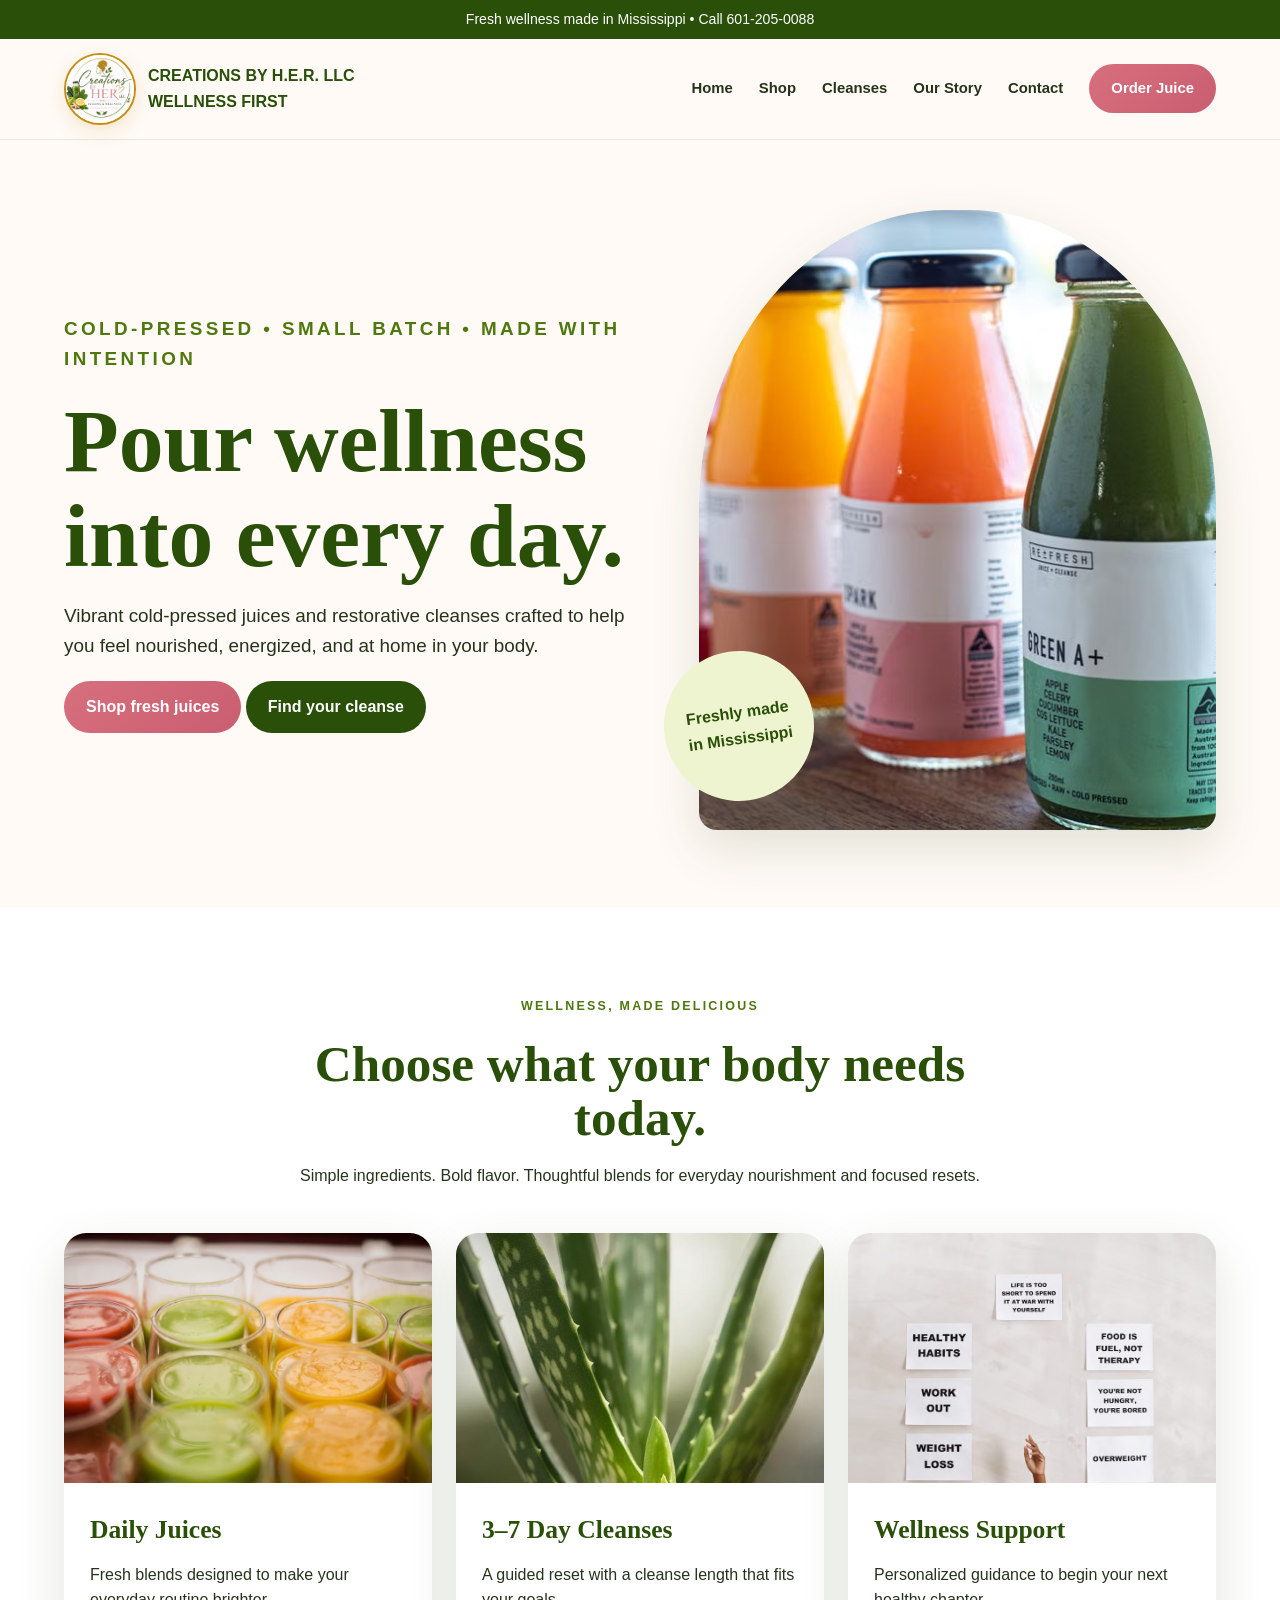
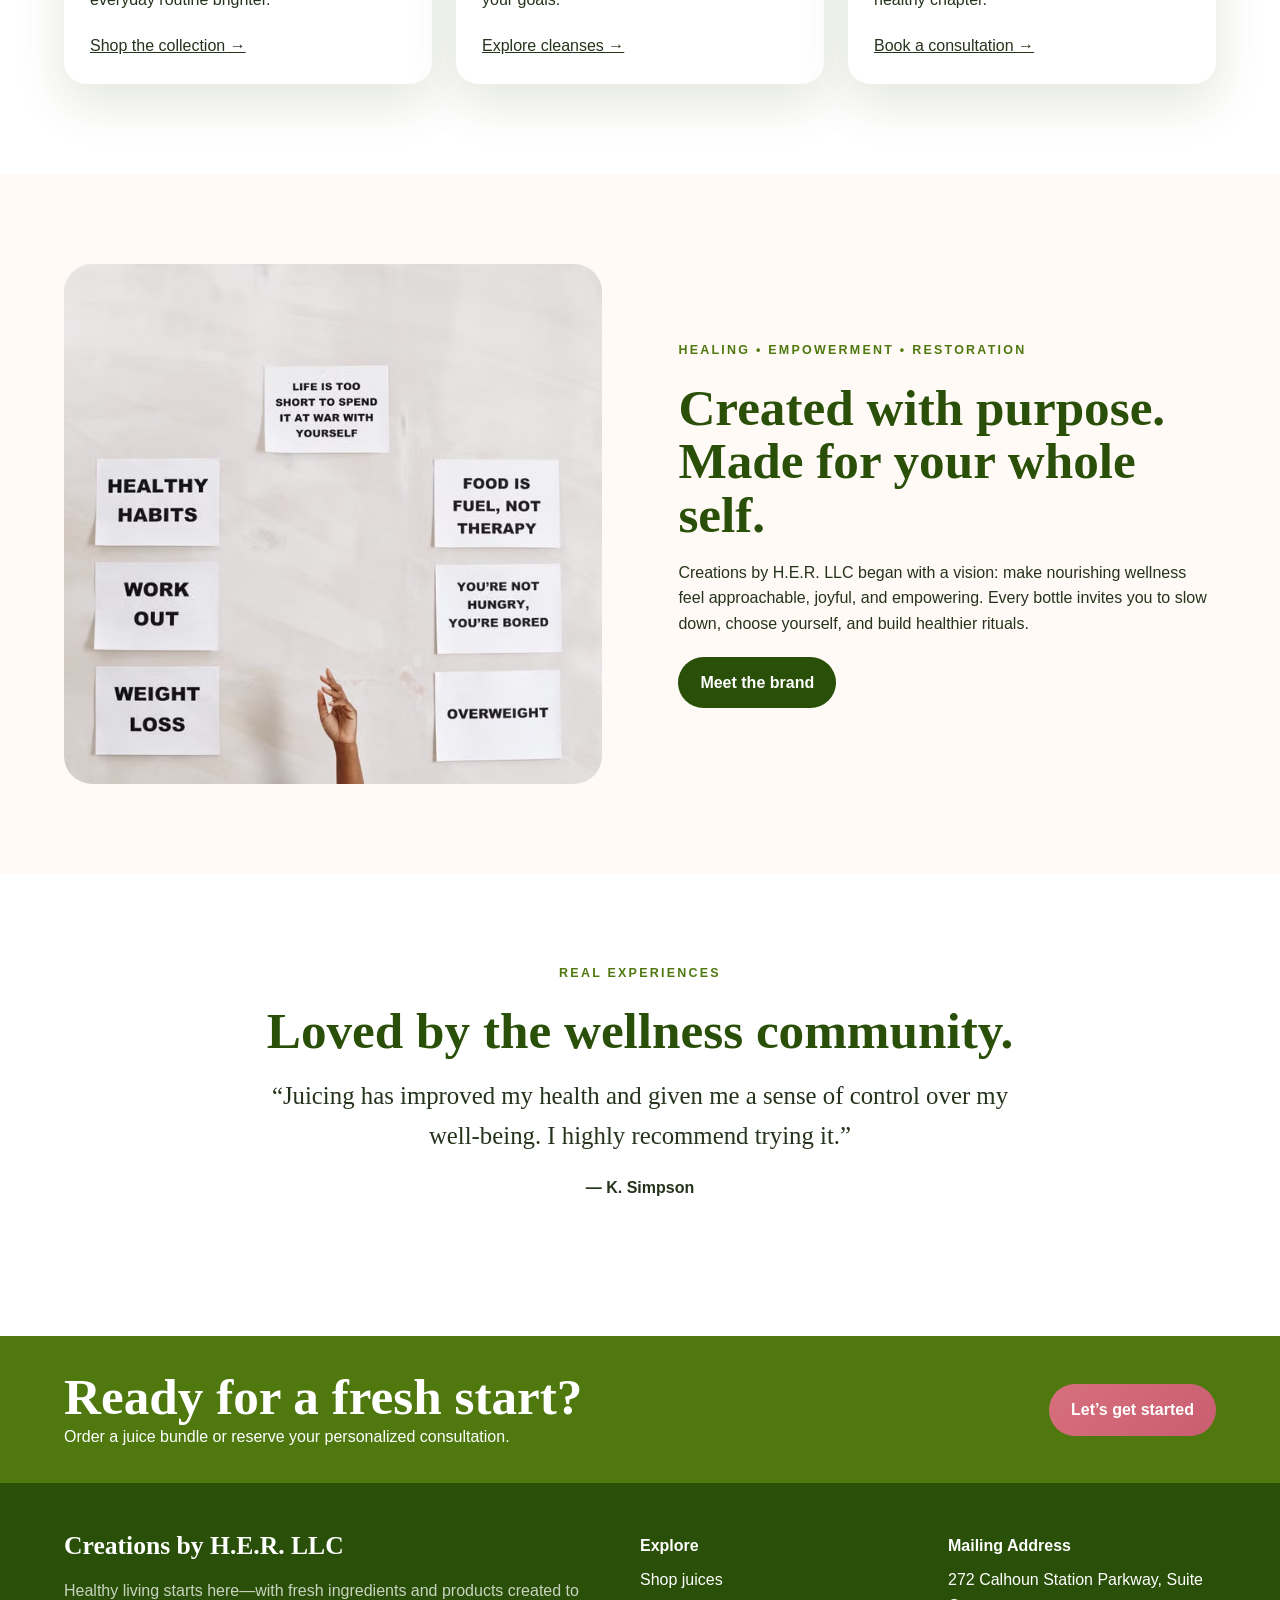
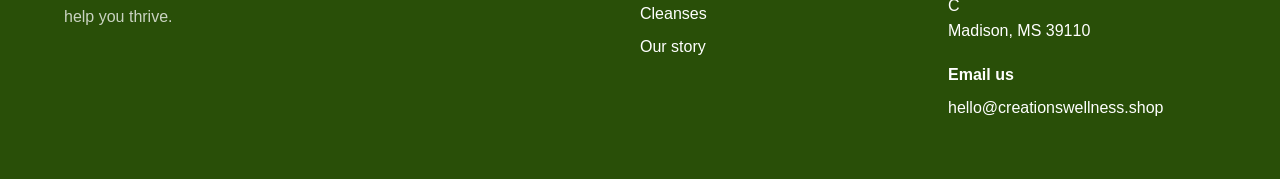
<file: index.html>
<!doctype html><html lang="en"><head><meta charset="utf-8"><meta name="viewport" content="width=device-width,initial-scale=1"><title>Creations by H.E.R. LLC | Wellness First</title><link rel="stylesheet" href="styles.css?v=mobile1"></head><body><div class="top">Fresh wellness made in Mississippi • Call 601-205-0088</div><header class="nav"><a class="brand" href="index.html"><img src="assets/new-logo.svg?v=brand2" alt="Creations by H.E.R. LLC logo"><span>CREATIONS BY H.E.R. LLC<br>WELLNESS FIRST</span></a><nav class="links"><a href="index.html">Home</a><a href="shop.html">Shop</a><a href="cleanses.html">Cleanses</a><a href="about.html">Our Story</a><a href="contact.html">Contact</a><a class="button" href="shop.html">Order Juice</a></nav><button class="mobile-menu-toggle" type="button" aria-expanded="false">Menu</button></header><main><section class="hero"><div><p class="eyebrow">Cold-pressed • Small batch • Made with intention</p><h1>Pour wellness into every day.</h1><p>Vibrant cold-pressed juices and restorative cleanses crafted to help you feel nourished, energized, and at home in your body.</p><a class="button" href="shop.html">Shop fresh juices</a> <a class="button alt" href="cleanses.html">Find your cleanse</a></div><div class="hero-art"><img src="assets/bottles.svg?v=images1" alt="Fresh cold-pressed juices"><div class="badge">Freshly made in Mississippi</div></div></section><section class="section white"><div class="center"><p class="eyebrow">Wellness, made delicious</p><h2>Choose what your body needs today.</h2><p>Simple ingredients. Bold flavor. Thoughtful blends for everyday nourishment and focused resets.</p></div><div class="grid"><article class="card"><img src="assets/juice.svg?v=images1" alt="Colorful juices"><div class="card-body"><h3>Daily Juices</h3><p>Fresh blends designed to make your everyday routine brighter.</p><a href="shop.html">Shop the collection →</a></div></article><article class="card"><img src="assets/product.svg?v=images1" alt="Juice bottles"><div class="card-body"><h3>3–7 Day Cleanses</h3><p>A guided reset with a cleanse length that fits your goals.</p><a href="cleanses.html">Explore cleanses →</a></div></article><article class="card"><img src="assets/wellness.svg?v=images1" alt="Wellness consultation"><div class="card-body"><h3>Wellness Support</h3><p>Personalized guidance to begin your next healthy chapter.</p><a href="https://calendly.com/creations-her25">Book a consultation →</a></div></article></div></section><section class="section"><div class="split"><img src="assets/wellness.svg?v=images1" alt="Woman enjoying a wellness routine"><div><p class="eyebrow">Healing • Empowerment • Restoration</p><h2>Created with purpose. Made for your whole self.</h2><p>Creations by H.E.R. LLC began with a vision: make nourishing wellness feel approachable, joyful, and empowering. Every bottle invites you to slow down, choose yourself, and build healthier rituals.</p><a class="button alt" href="about.html">Meet the brand</a></div></div></section><section class="section white"><div class="center"><p class="eyebrow">Real experiences</p><h2>Loved by the wellness community.</h2><p class="quote">“Juicing has improved my health and given me a sense of control over my well-being. I highly recommend trying it.”</p><strong>— K. Simpson</strong></div></section><section class="strip"><div><h2>Ready for a fresh start?</h2><span>Order a juice bundle or reserve your personalized consultation.</span></div><a class="button" href="contact.html">Let’s get started</a></section></main><footer class="footer"><div class="footer-grid"><div><h3>Creations by H.E.R. LLC</h3><p class="muted">Healthy living starts here—with fresh ingredients and products created to help you thrive.</p></div><div><strong>Explore</strong><a href="shop.html">Shop juices</a><a href="cleanses.html">Cleanses</a><a href="about.html">Our story</a></div><div><strong>Mailing Address</strong><span>272 Calhoun Station Parkway, Suite C<br>Madison, MS 39110</span><a href="mailto:hello@creationswellness.shop">Email us</a></div></div></footer><script src="site.js?v=mobile1"></script></body></html>
</file>
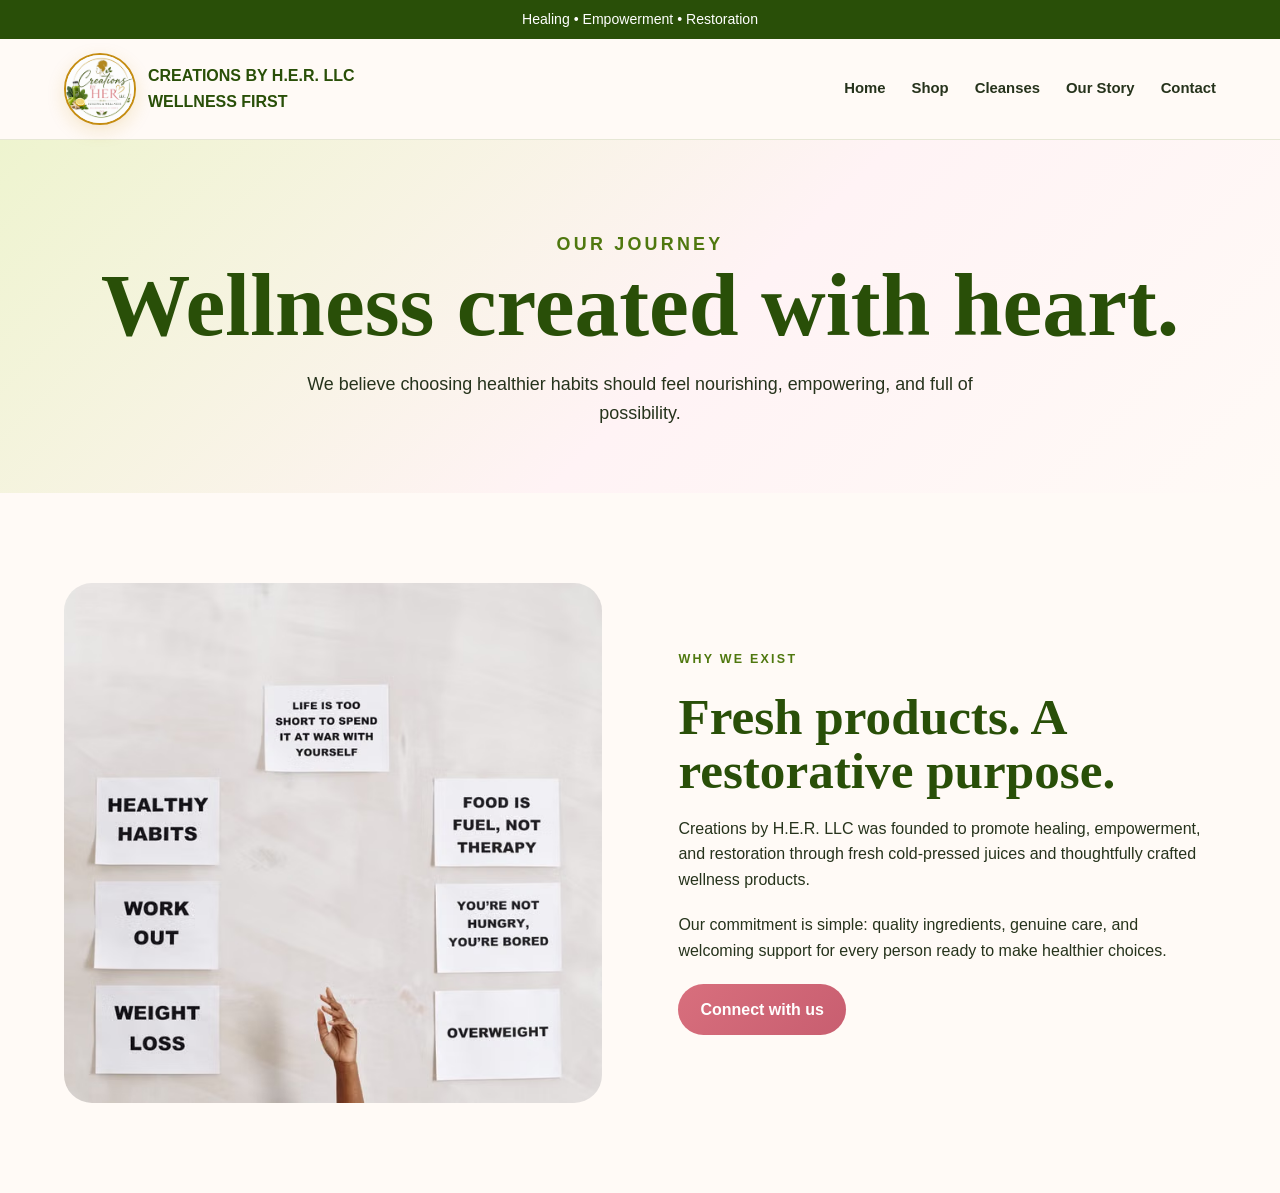
<file: about.html>
<!doctype html><html lang="en"><head><meta charset="utf-8"><meta name="viewport" content="width=device-width,initial-scale=1"><title>Our Story | Creations by H.E.R. LLC</title><link rel="stylesheet" href="styles.css?v=mobile1"></head><body><div class="top">Healing • Empowerment • Restoration</div><header class="nav"><a class="brand" href="index.html"><img src="assets/new-logo.svg?v=brand2" alt="Creations by H.E.R. LLC logo"><span>CREATIONS BY H.E.R. LLC<br>WELLNESS FIRST</span></a><nav class="links"><a href="index.html">Home</a><a href="shop.html">Shop</a><a href="cleanses.html">Cleanses</a><a href="about.html">Our Story</a><a href="contact.html">Contact</a></nav><button class="mobile-menu-toggle" type="button" aria-expanded="false">Menu</button></header><main><section class="page-hero"><p class="eyebrow">Our journey</p><h1>Wellness created with heart.</h1><p>We believe choosing healthier habits should feel nourishing, empowering, and full of possibility.</p></section><section class="section"><div class="split"><img src="assets/wellness.svg?v=images1" alt="Wellness lifestyle"><div><p class="eyebrow">Why we exist</p><h2>Fresh products. A restorative purpose.</h2><p>Creations by H.E.R. LLC was founded to promote healing, empowerment, and restoration through fresh cold-pressed juices and thoughtfully crafted wellness products.</p><p>Our commitment is simple: quality ingredients, genuine care, and welcoming support for every person ready to make healthier choices.</p><a class="button" href="contact.html">Connect with us</a></div></div></section></main><script src="site.js?v=mobile1"></script></body></html>
</file>
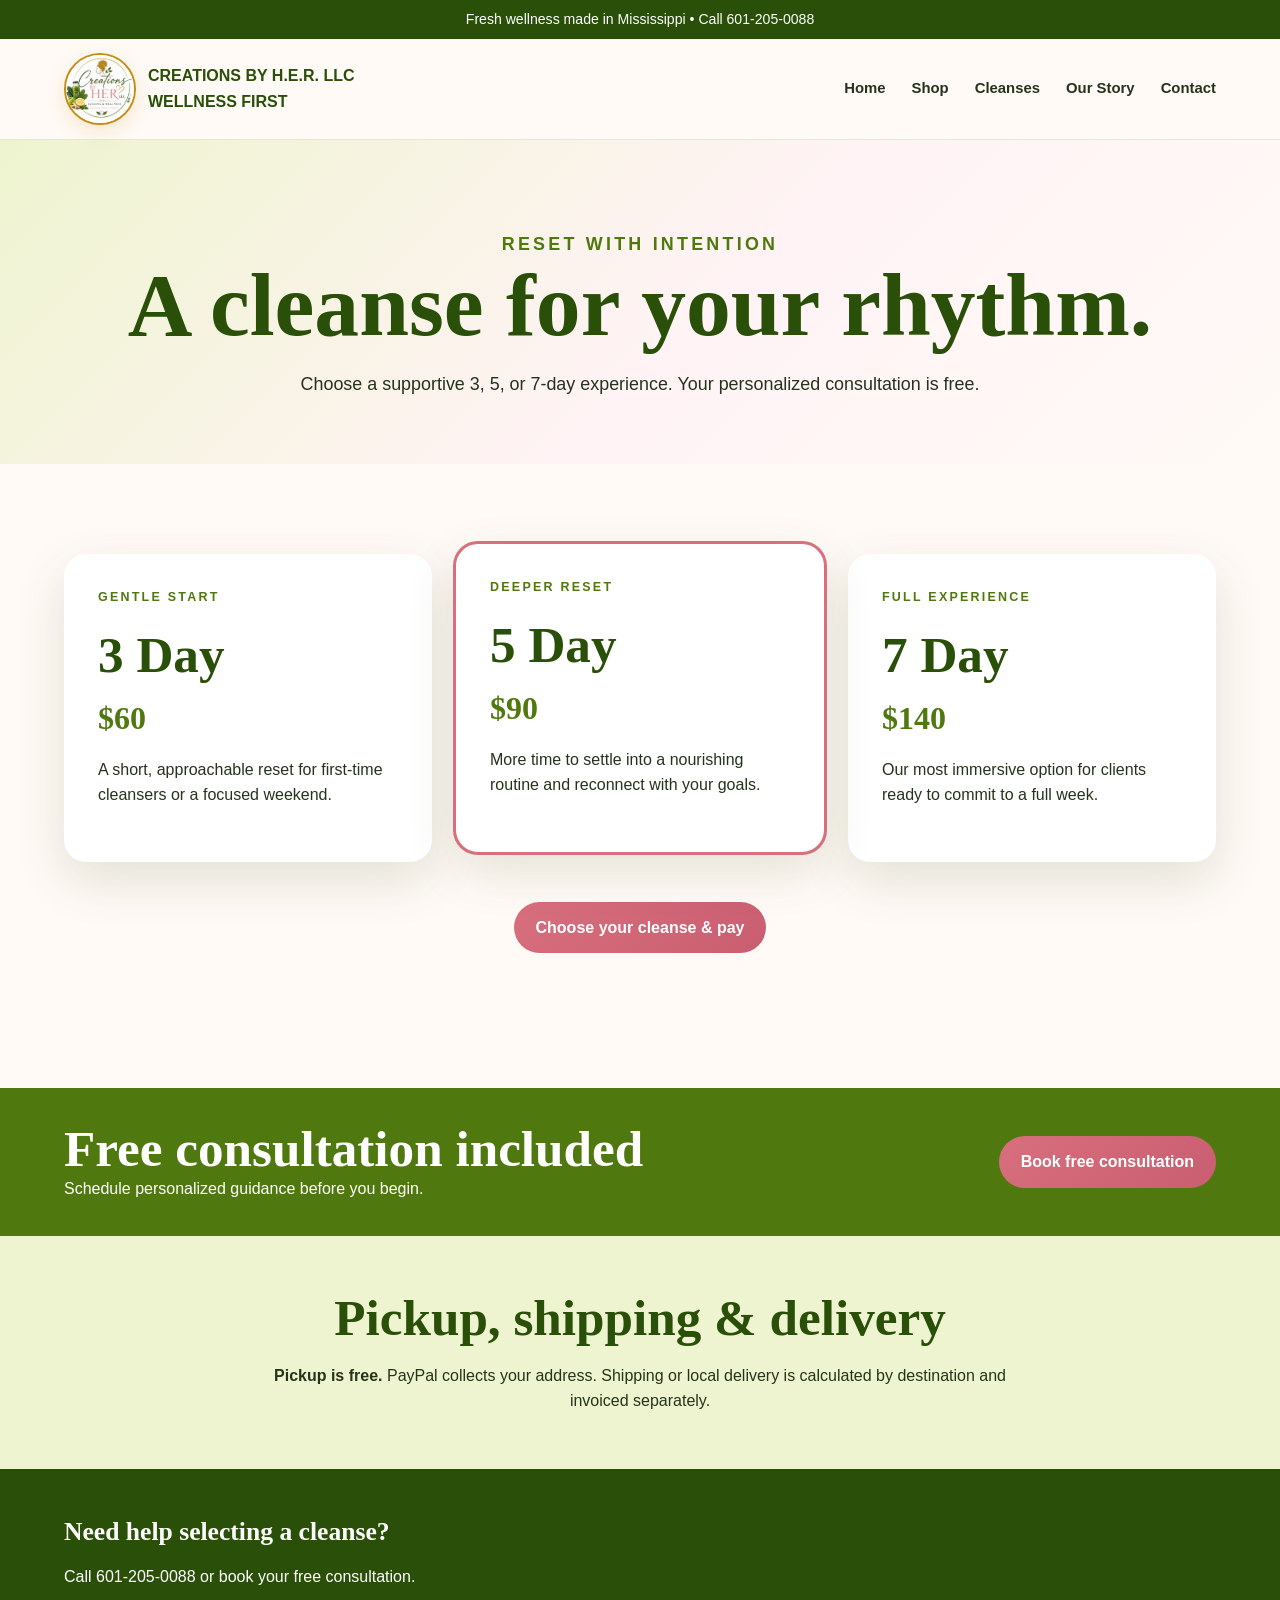
<file: cleanses.html>
<!doctype html>
<html lang="en"><head><meta charset="utf-8"><meta name="viewport" content="width=device-width,initial-scale=1"><title>Juice Cleanses | Creations by H.E.R. LLC</title><link rel="stylesheet" href="styles.css?v=mobile1"><style>.cleanse-price{font:700 2rem Georgia,serif;color:var(--green)}.panel.featured{outline:3px solid var(--orange);transform:translateY(-10px)}.fulfillment{padding:55px 5vw;background:var(--lime);text-align:center}.fulfillment p{max-width:760px;margin:0 auto}@media(max-width:800px){.panel.featured{transform:none}}</style></head><body>
<div class="top">Fresh wellness made in Mississippi • Call 601-205-0088</div><header class="nav"><a class="brand" href="index.html"><img src="assets/new-logo.svg?v=brand2" alt="Creations by H.E.R. LLC logo"><span>CREATIONS BY H.E.R. LLC<br>WELLNESS FIRST</span></a><nav class="links"><a href="index.html">Home</a><a href="shop.html">Shop</a><a href="cleanses.html">Cleanses</a><a href="about.html">Our Story</a><a href="contact.html">Contact</a></nav><button class="mobile-menu-toggle" type="button" aria-expanded="false">Menu</button></header>
<main><section class="page-hero"><p class="eyebrow">Reset with intention</p><h1>A cleanse for your rhythm.</h1><p>Choose a supportive 3, 5, or 7-day experience. Your personalized consultation is free.</p></section><section class="section"><div class="grid"><div class="panel"><p class="eyebrow">Gentle start</p><h2>3 Day</h2><p class="cleanse-price">$60</p><p>A short, approachable reset for first-time cleansers or a focused weekend.</p></div><div class="panel featured"><p class="eyebrow">Deeper reset</p><h2>5 Day</h2><p class="cleanse-price">$90</p><p>More time to settle into a nourishing routine and reconnect with your goals.</p></div><div class="panel"><p class="eyebrow">Full experience</p><h2>7 Day</h2><p class="cleanse-price">$140</p><p>Our most immersive option for clients ready to commit to a full week.</p></div></div><div class="center" style="margin-top:40px"><a class="button" href="https://www.paypal.com/ncp/payment/KUMAZK4YMUAJC">Choose your cleanse &amp; pay</a></div></section><section class="strip"><div><h2>Free consultation included</h2><span>Schedule personalized guidance before you begin.</span></div><a class="button" href="https://calendly.com/creations-her25">Book free consultation</a></section><section class="fulfillment"><h2>Pickup, shipping &amp; delivery</h2><p><strong>Pickup is free.</strong> PayPal collects your address. Shipping or local delivery is calculated by destination and invoiced separately.</p></section></main><footer class="footer"><h3>Need help selecting a cleanse?</h3><p>Call 601-205-0088 or book your free consultation.</p></footer><script src="site.js?v=mobile1"></script></body></html>
</file>
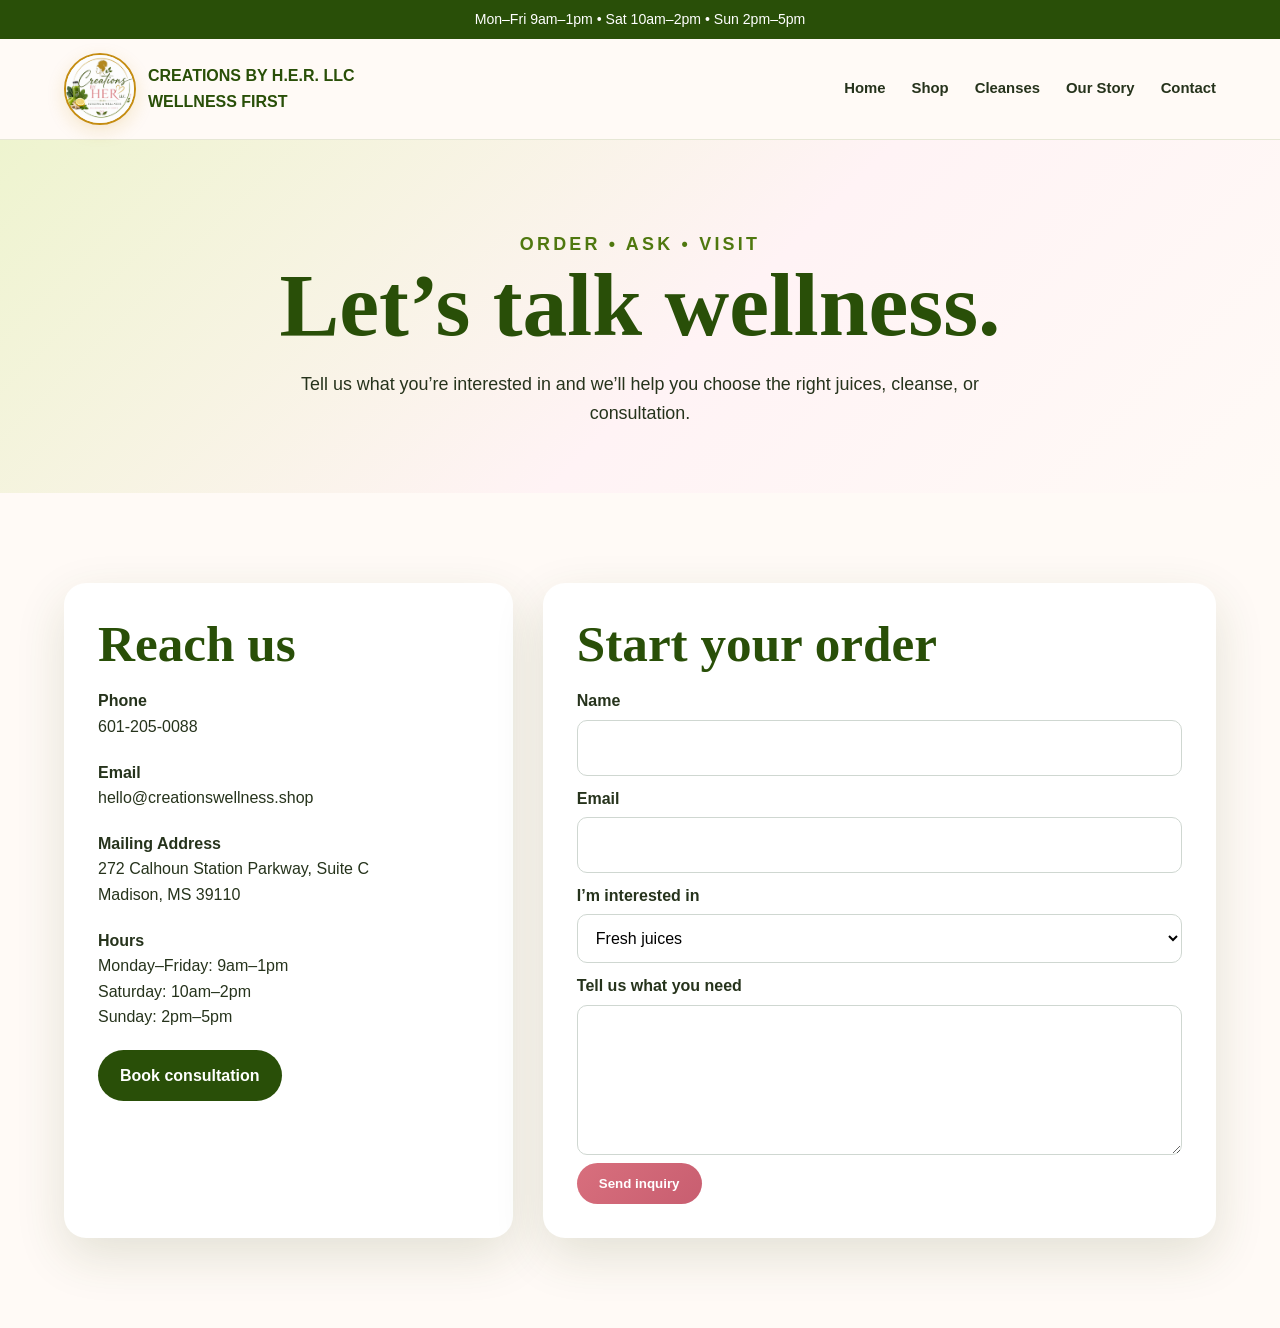
<file: contact.html>
<!doctype html><html lang="en"><head><meta charset="utf-8"><meta name="viewport" content="width=device-width,initial-scale=1"><title>Contact & Order | Creations by H.E.R. LLC</title><link rel="stylesheet" href="styles.css?v=mobile1"></head><body><div class="top">Mon–Fri 9am–1pm • Sat 10am–2pm • Sun 2pm–5pm</div><header class="nav"><a class="brand" href="index.html"><img src="assets/new-logo.svg?v=brand2" alt="Creations by H.E.R. LLC logo"><span>CREATIONS BY H.E.R. LLC<br>WELLNESS FIRST</span></a><nav class="links"><a href="index.html">Home</a><a href="shop.html">Shop</a><a href="cleanses.html">Cleanses</a><a href="about.html">Our Story</a><a href="contact.html">Contact</a></nav><button class="mobile-menu-toggle" type="button" aria-expanded="false">Menu</button></header><main><section class="page-hero"><p class="eyebrow">Order • Ask • Visit</p><h1>Let’s talk wellness.</h1><p>Tell us what you’re interested in and we’ll help you choose the right juices, cleanse, or consultation.</p></section><section class="section"><div class="contact-grid"><div class="panel"><h2>Reach us</h2><p><strong>Phone</strong><br>601-205-0088</p><p><strong>Email</strong><br>hello@creationswellness.shop</p><p><strong>Mailing Address</strong><br>272 Calhoun Station Parkway, Suite C<br>Madison, MS 39110</p><p><strong>Hours</strong><br>Monday–Friday: 9am–1pm<br>Saturday: 10am–2pm<br>Sunday: 2pm–5pm</p><a class="button alt" href="https://calendly.com/creations-her25">Book consultation</a></div><form class="panel" action="mailto:hello@creationswellness.shop" method="post" enctype="text/plain"><h2>Start your order</h2><label for="name">Name</label><input id="name" name="name" required><label for="email">Email</label><input id="email" name="email" type="email" required><label for="interest">I’m interested in</label><select id="interest" name="interest"><option>Fresh juices</option><option>3-day cleanse</option><option>5-day cleanse</option><option>7-day cleanse</option><option>Consultation</option></select><label for="message">Tell us what you need</label><textarea id="message" name="message"></textarea><button class="button" type="submit">Send inquiry</button></form></div></section></main><script src="site.js?v=mobile1"></script></body></html>
</file>
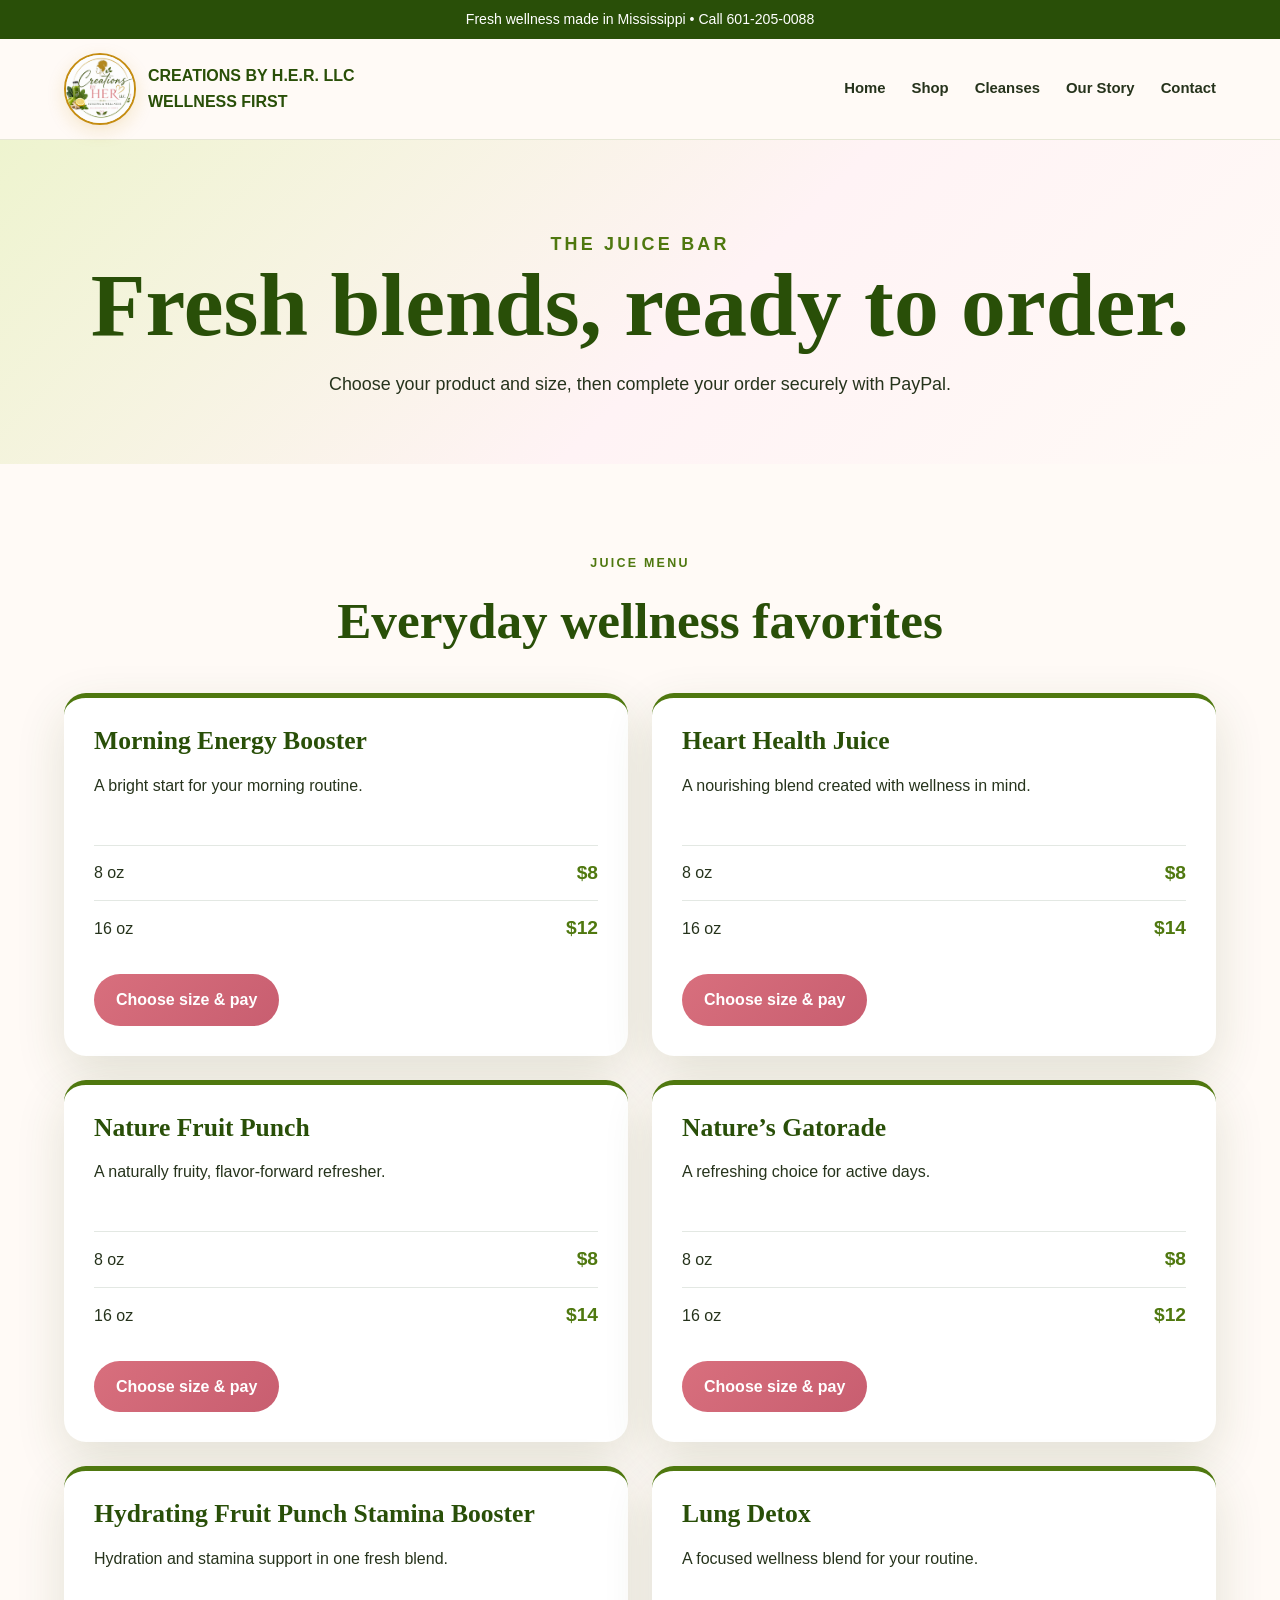
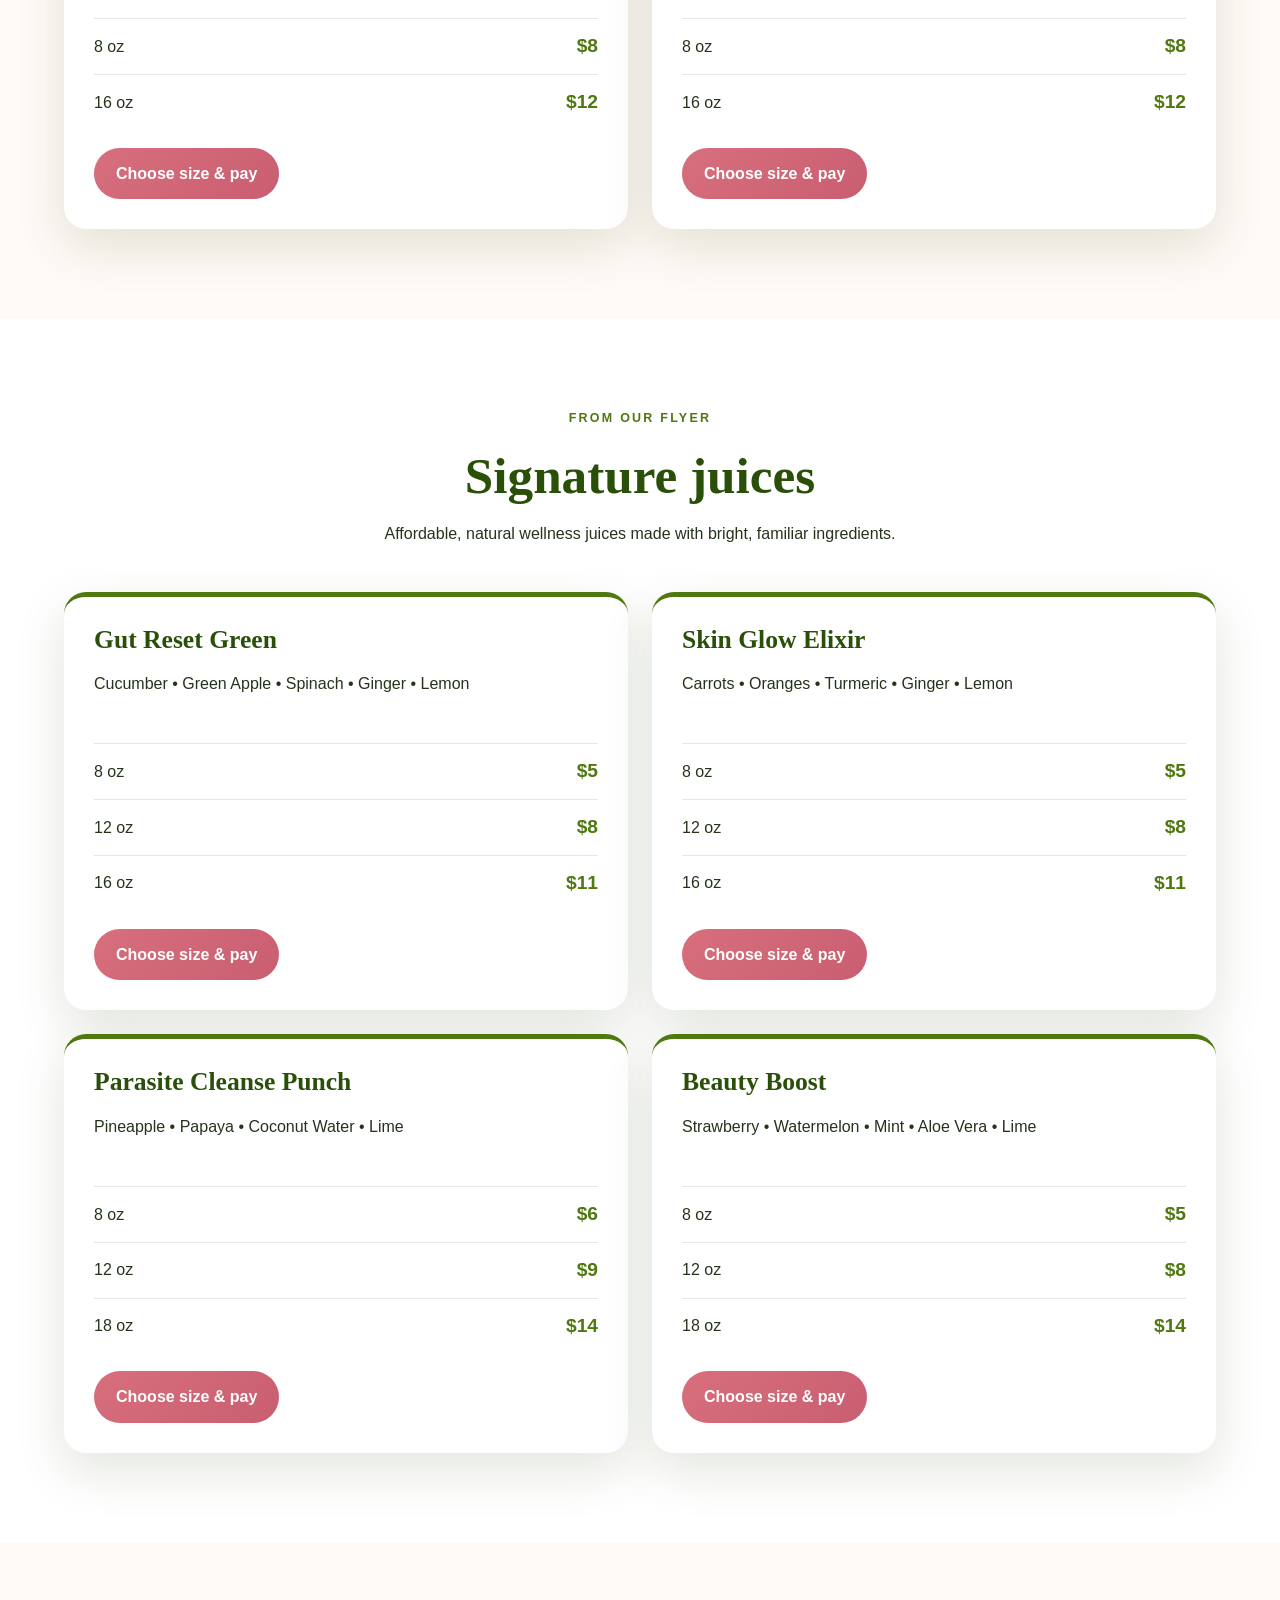
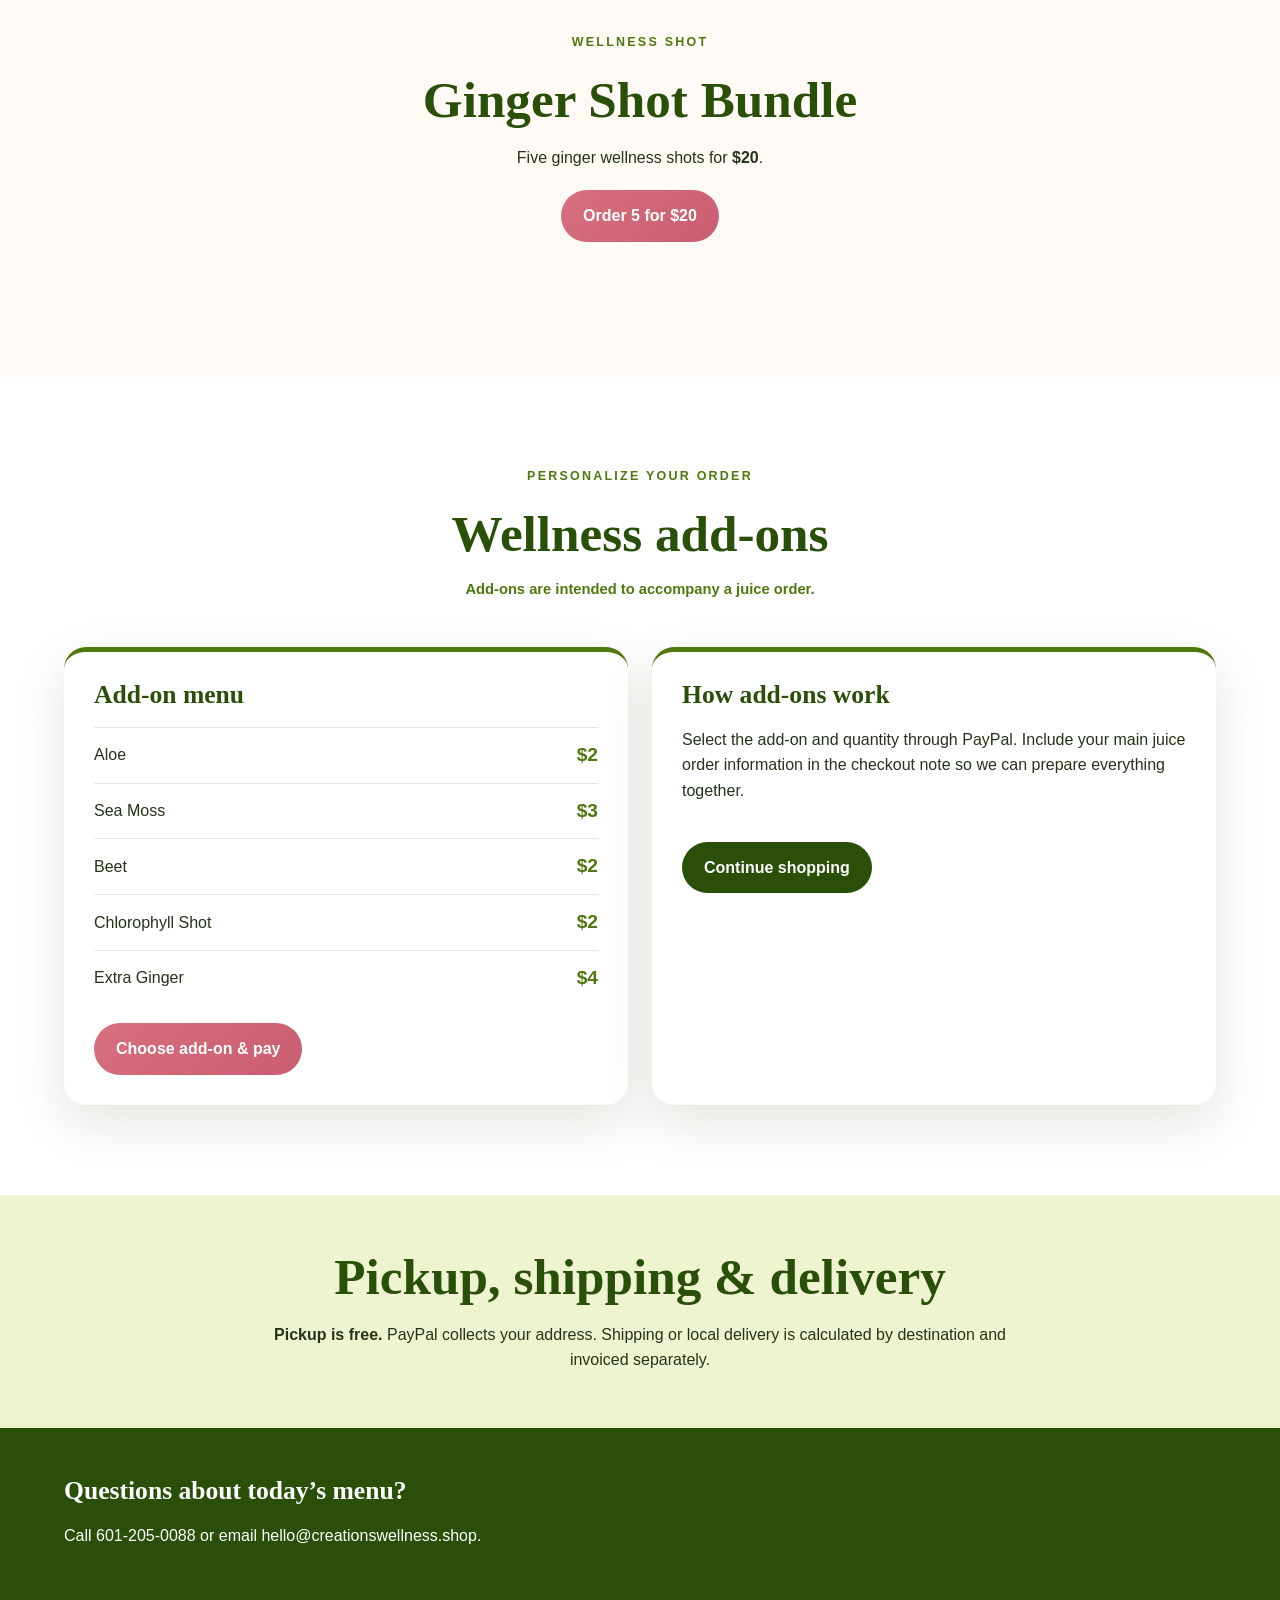
<file: shop.html>
<!doctype html>
<html lang="en"><head><meta charset="utf-8"><meta name="viewport" content="width=device-width,initial-scale=1"><title>Shop Juices | Creations by H.E.R. LLC</title><link rel="stylesheet" href="styles.css?v=mobile1"><style>.product-grid{display:grid;grid-template-columns:repeat(2,1fr);gap:24px}.product{background:#fff;padding:30px;border-radius:22px;box-shadow:var(--shadow);border-top:5px solid var(--green)}.product>p{min-height:52px}.size-row{display:grid;grid-template-columns:1fr auto;align-items:center;gap:16px;padding:12px 0;border-top:1px solid #e3e8e3}.size-row strong{font-size:1.2rem;color:var(--green)}.product .button{margin-top:18px}.fulfillment{padding:55px 5vw;background:var(--lime);text-align:center}.fulfillment p{max-width:760px;margin:0 auto}.menu-note{font-size:.92rem;color:var(--green);font-weight:700}@media(max-width:800px){.product-grid{grid-template-columns:1fr}.product>p{min-height:0}}</style></head><body>
<div class="top">Fresh wellness made in Mississippi • Call 601-205-0088</div><header class="nav"><a class="brand" href="index.html"><img src="assets/new-logo.svg?v=brand2" alt="Creations by H.E.R. LLC logo"><span>CREATIONS BY H.E.R. LLC<br>WELLNESS FIRST</span></a><nav class="links"><a href="index.html">Home</a><a href="shop.html">Shop</a><a href="cleanses.html">Cleanses</a><a href="about.html">Our Story</a><a href="contact.html">Contact</a></nav><button class="mobile-menu-toggle" type="button" aria-expanded="false">Menu</button></header>
<main><section class="page-hero"><p class="eyebrow">The juice bar</p><h1>Fresh blends, ready to order.</h1><p>Choose your product and size, then complete your order securely with PayPal.</p></section>
<section class="section"><div class="center"><p class="eyebrow">Juice menu</p><h2>Everyday wellness favorites</h2></div><div class="product-grid">
<article class="product"><h3>Morning Energy Booster</h3><p>A bright start for your morning routine.</p><div class="size-row"><span>8 oz</span><strong>$8</strong></div><div class="size-row"><span>16 oz</span><strong>$12</strong></div><a class="button" href="https://www.paypal.com/ncp/payment/6RKVU82S8KKHQ">Choose size &amp; pay</a></article>
<article class="product"><h3>Heart Health Juice</h3><p>A nourishing blend created with wellness in mind.</p><div class="size-row"><span>8 oz</span><strong>$8</strong></div><div class="size-row"><span>16 oz</span><strong>$14</strong></div><a class="button" href="https://www.paypal.com/ncp/payment/7DV6ANZPAELTW">Choose size &amp; pay</a></article>
<article class="product"><h3>Nature Fruit Punch</h3><p>A naturally fruity, flavor-forward refresher.</p><div class="size-row"><span>8 oz</span><strong>$8</strong></div><div class="size-row"><span>16 oz</span><strong>$14</strong></div><a class="button" href="https://www.paypal.com/ncp/payment/97TKKCW9YP5US">Choose size &amp; pay</a></article>
<article class="product"><h3>Nature’s Gatorade</h3><p>A refreshing choice for active days.</p><div class="size-row"><span>8 oz</span><strong>$8</strong></div><div class="size-row"><span>16 oz</span><strong>$12</strong></div><a class="button" href="https://www.paypal.com/ncp/payment/2Z7PJZTRYN3UQ">Choose size &amp; pay</a></article>
<article class="product"><h3>Hydrating Fruit Punch Stamina Booster</h3><p>Hydration and stamina support in one fresh blend.</p><div class="size-row"><span>8 oz</span><strong>$8</strong></div><div class="size-row"><span>16 oz</span><strong>$12</strong></div><a class="button" href="https://www.paypal.com/ncp/payment/2FHZML8V8AEKL">Choose size &amp; pay</a></article>
<article class="product"><h3>Lung Detox</h3><p>A focused wellness blend for your routine.</p><div class="size-row"><span>8 oz</span><strong>$8</strong></div><div class="size-row"><span>16 oz</span><strong>$12</strong></div><a class="button" href="https://www.paypal.com/ncp/payment/V2GNBSSTEN874">Choose size &amp; pay</a></article>
</div></section>
<section class="section white"><div class="center"><p class="eyebrow">From our flyer</p><h2>Signature juices</h2><p>Affordable, natural wellness juices made with bright, familiar ingredients.</p></div><div class="product-grid">
<article class="product"><h3>Gut Reset Green</h3><p>Cucumber • Green Apple • Spinach • Ginger • Lemon</p><div class="size-row"><span>8 oz</span><strong>$5</strong></div><div class="size-row"><span>12 oz</span><strong>$8</strong></div><div class="size-row"><span>16 oz</span><strong>$11</strong></div><a class="button" href="https://www.paypal.com/ncp/payment/AX2ZA2RC3VRUW">Choose size &amp; pay</a></article>
<article class="product"><h3>Skin Glow Elixir</h3><p>Carrots • Oranges • Turmeric • Ginger • Lemon</p><div class="size-row"><span>8 oz</span><strong>$5</strong></div><div class="size-row"><span>12 oz</span><strong>$8</strong></div><div class="size-row"><span>16 oz</span><strong>$11</strong></div><a class="button" href="https://www.paypal.com/ncp/payment/QXA66DS4DXL2W">Choose size &amp; pay</a></article>
<article class="product"><h3>Parasite Cleanse Punch</h3><p>Pineapple • Papaya • Coconut Water • Lime</p><div class="size-row"><span>8 oz</span><strong>$6</strong></div><div class="size-row"><span>12 oz</span><strong>$9</strong></div><div class="size-row"><span>18 oz</span><strong>$14</strong></div><a class="button" href="https://www.paypal.com/ncp/payment/9EM4MJRX5NB6Q">Choose size &amp; pay</a></article>
<article class="product"><h3>Beauty Boost</h3><p>Strawberry • Watermelon • Mint • Aloe Vera • Lime</p><div class="size-row"><span>8 oz</span><strong>$5</strong></div><div class="size-row"><span>12 oz</span><strong>$8</strong></div><div class="size-row"><span>18 oz</span><strong>$14</strong></div><a class="button" href="https://www.paypal.com/ncp/payment/5G2WYXNLHG762">Choose size &amp; pay</a></article>
</div></section>
<section class="section"><div class="center"><p class="eyebrow">Wellness shot</p><h2>Ginger Shot Bundle</h2><p>Five ginger wellness shots for <strong>$20</strong>.</p><a class="button" href="https://www.paypal.com/ncp/payment/4AJDWPCUDCTVN">Order 5 for $20</a></div></section>
<section class="section white" id="addons"><div class="center"><p class="eyebrow">Personalize your order</p><h2>Wellness add-ons</h2><p class="menu-note">Add-ons are intended to accompany a juice order.</p></div><div class="product-grid"><article class="product"><h3>Add-on menu</h3><div class="size-row"><span>Aloe</span><strong>$2</strong></div><div class="size-row"><span>Sea Moss</span><strong>$3</strong></div><div class="size-row"><span>Beet</span><strong>$2</strong></div><div class="size-row"><span>Chlorophyll Shot</span><strong>$2</strong></div><div class="size-row"><span>Extra Ginger</span><strong>$4</strong></div><a class="button" href="https://www.paypal.com/ncp/payment/6HXVHGQLGGRX8">Choose add-on &amp; pay</a></article><article class="product"><h3>How add-ons work</h3><p>Select the add-on and quantity through PayPal. Include your main juice order information in the checkout note so we can prepare everything together.</p><a class="button alt" href="#top">Continue shopping</a></article></div></section>
<section class="fulfillment"><h2>Pickup, shipping &amp; delivery</h2><p><strong>Pickup is free.</strong> PayPal collects your address. Shipping or local delivery is calculated by destination and invoiced separately.</p></section></main><footer class="footer"><h3>Questions about today’s menu?</h3><p>Call 601-205-0088 or email hello@creationswellness.shop.</p></footer><script src="site.js?v=mobile1"></script></body></html>
</file>
<file: styles.css>
:root{--navy:#294f08;--green:#4f780f;--lime:#eef4cf;--cream:#fffaf6;--orange:#d86f7d;--ink:#26331c;--gold:#c58d12;--white:#fff;--shadow:0 18px 50px rgba(54,78,20,.14)}*{box-sizing:border-box}html{scroll-behavior:smooth}body{margin:0;font-family:Arial,sans-serif;color:var(--ink);background:var(--cream);line-height:1.6}h1,h2,h3{font-family:Georgia,serif;line-height:1.05;margin:0 0 18px;color:var(--navy)}h1{font-size:clamp(3rem,7vw,6.2rem)}h2{font-size:clamp(2.1rem,4vw,3.7rem)}h3{font-size:1.6rem}p{margin:0 0 20px}a{color:inherit}.top{background:var(--navy);color:#fff;text-align:center;padding:8px 20px;font-size:.88rem}.nav{position:sticky;top:0;z-index:9;background:rgba(255,250,246,.96);backdrop-filter:blur(10px);display:flex;align-items:center;justify-content:space-between;padding:14px 5vw;border-bottom:1px solid rgba(79,120,15,.14)}.brand{display:flex;align-items:center;gap:12px;text-decoration:none;font-weight:800;color:var(--navy)}.brand img{width:72px;height:72px;object-fit:contain;border-radius:50%;background:#fff;border:2px solid var(--gold);box-shadow:0 6px 18px rgba(197,141,18,.18)}.links{display:flex;gap:26px;align-items:center}.links a{text-decoration:none;font-weight:700;font-size:.93rem}.button,.links .button{display:inline-block;background:linear-gradient(135deg,var(--orange),#c85e70);color:#fff;padding:13px 22px;border-radius:999px;text-decoration:none;font-weight:800;border:0}.button.alt{background:var(--navy)}.hero{min-height:78vh;display:grid;grid-template-columns:1.05fr .95fr;align-items:center;padding:70px 5vw;gap:5vw;overflow:hidden}.eyebrow{text-transform:uppercase;letter-spacing:.18em;font-size:.78rem;font-weight:900;color:var(--green)}.hero p{font-size:1.18rem;max-width:620px}.hero-art{position:relative}.hero-art img{width:100%;height:620px;object-fit:cover;border-radius:48% 48% 18px 18px;box-shadow:var(--shadow)}.badge{position:absolute;left:-35px;bottom:36px;background:var(--lime);padding:22px;border-radius:50%;width:150px;height:150px;display:grid;place-items:center;text-align:center;font-weight:900;color:var(--navy);transform:rotate(-8deg)}.section{padding:90px 5vw}.section.white{background:#fff}.center{text-align:center;max-width:760px;margin:0 auto 45px}.grid{display:grid;grid-template-columns:repeat(3,1fr);gap:24px}.card{background:#fff;border-radius:22px;overflow:hidden;box-shadow:var(--shadow)}.card img{width:100%;height:250px;object-fit:cover}.card-body{padding:26px}.price{font-weight:900;color:var(--green)}.split{display:grid;grid-template-columns:1fr 1fr;gap:6vw;align-items:center}.split img{width:100%;height:520px;object-fit:cover;border-radius:28px}.strip{background:var(--green);color:#fff;padding:34px 5vw;display:flex;justify-content:space-between;align-items:center;gap:30px}.strip h2{color:#fff;margin:0}.quote{font-family:Georgia,serif;font-size:1.55rem}.page-hero{padding:90px 5vw 65px;background:linear-gradient(135deg,var(--lime),#fff3f5 55%,var(--cream));text-align:center}.page-hero p{max-width:690px;margin:auto;font-size:1.12rem}.contact-grid{display:grid;grid-template-columns:.8fr 1.2fr;gap:30px}.panel{background:#fff;padding:34px;border-radius:22px;box-shadow:var(--shadow)}label{display:block;font-weight:800;margin:10px 0 6px}input,textarea,select{width:100%;padding:14px;border:1px solid #cfd7d1;border-radius:10px;font:inherit;background:#fff}textarea{min-height:150px}.footer{background:var(--navy);color:#fff;padding:50px 5vw}.footer h3{color:#fff}.footer-grid{display:grid;grid-template-columns:2fr 1fr 1fr;gap:40px}.footer a{display:block;text-decoration:none;margin:8px 0}.muted{opacity:.75}.mobile{display:none}@media(max-width:800px){.links{display:none}.mobile{display:block}.hero,.split,.contact-grid{grid-template-columns:1fr}.hero{padding-top:45px}.hero-art img{height:440px}.badge{left:8px;width:120px;height:120px}.grid{grid-template-columns:1fr}.strip{display:block}.strip .button{margin-top:20px}.footer-grid{grid-template-columns:1fr}.section{padding:65px 6vw}.nav{padding-inline:6vw}.brand span{max-width:180px;line-height:1.1}}
:root{--mobile-menu-fix:1}
.footer-contact strong,.footer-contact span{display:block}.footer-contact span{margin-top:8px}.footer-contact span+strong{margin-top:18px}.footer-contact a{overflow-wrap:anywhere}
.mobile-menu-toggle{display:none;background:var(--navy);color:#fff;border:0;border-radius:999px;padding:11px 16px;font:800 .92rem Arial,sans-serif;cursor:pointer}.mobile-menu-toggle:focus-visible{outline:3px solid var(--gold);outline-offset:3px}@media(max-width:800px){.nav{padding-inline:4vw;flex-wrap:wrap}.brand img{width:58px;height:58px}.brand span{max-width:170px;line-height:1.1;font-size:.82rem}.mobile-menu-toggle{display:inline-flex;align-items:center;justify-content:center}.nav .links{display:none;order:3;width:100%;padding:14px 0 4px;flex-direction:column;align-items:stretch;gap:6px}.nav.menu-open .links{display:flex}.links a{display:block;padding:12px 14px;border-radius:10px}.links a:hover,.links a:focus-visible{background:var(--lime)}.links .button{text-align:center;margin-top:4px}.hero{padding-top:40px;gap:38px;overflow:visible}.hero-art{display:flex;flex-direction:column}.hero-art img{height:420px;border-radius:28px}.hero-art .badge{position:static;order:2;transform:none;width:auto;height:auto;max-width:280px;margin:16px auto 0;padding:12px 20px;border-radius:999px;display:block}}@media(max-width:430px){.nav{gap:8px}.brand{gap:8px}.brand img{width:50px;height:50px}.brand span{max-width:145px;font-size:.72rem}.mobile-menu-toggle{padding:10px 13px}.hero{padding-inline:6vw}.hero-art img{height:360px}}
</file>
